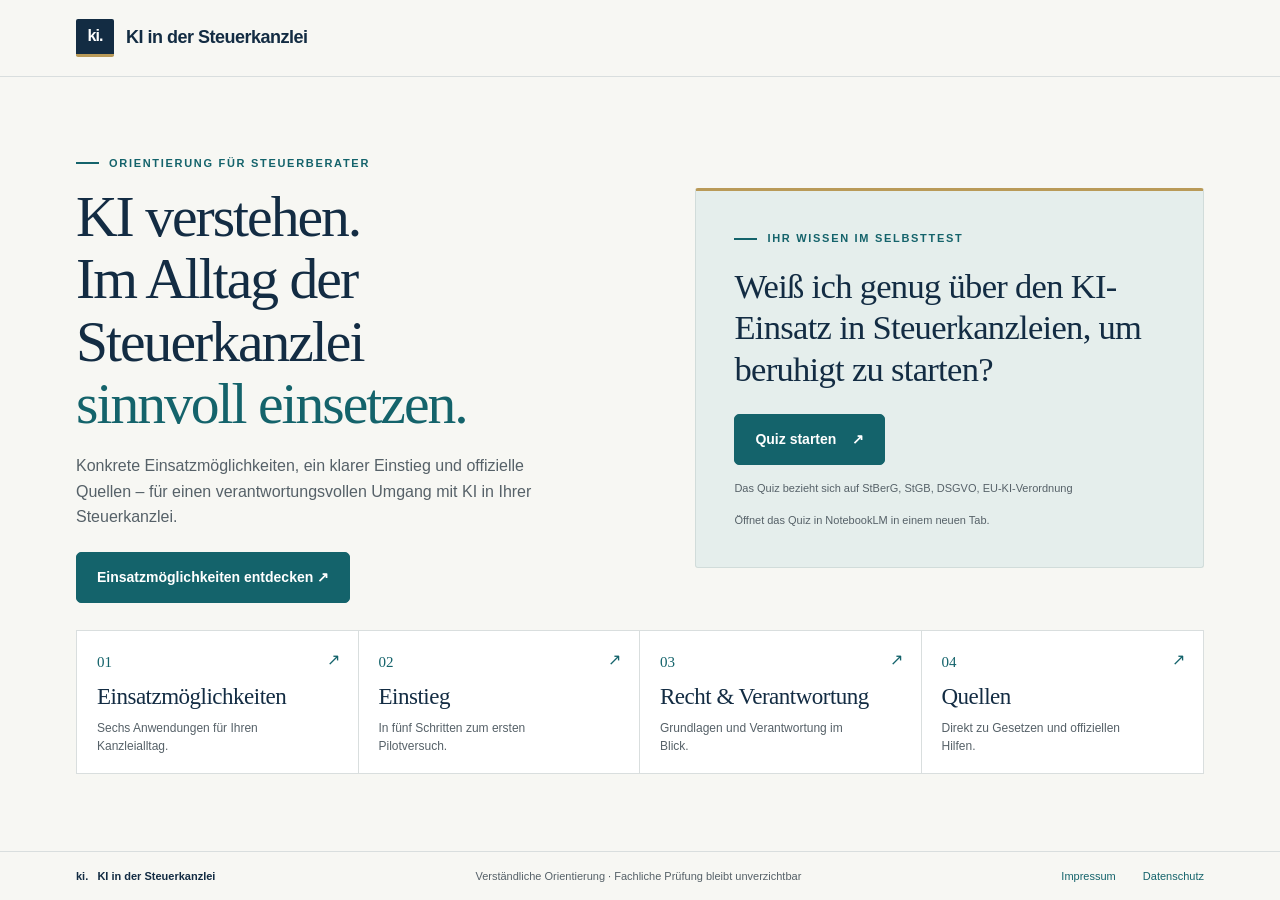
<file: index.html>
<!doctype html><html lang="de"><head><meta charset="utf-8"><meta name="viewport" content="width=device-width,initial-scale=1"><meta name="description" content="KI in deutschen Steuerkanzleien: Einsatzmöglichkeiten, Einstieg und offizielle Quellen für Kanzleileitungen."><title>KI in der Steuerkanzlei · Orientierung für die Praxis</title><link rel="stylesheet" href="styles.css"></head><body class="home"><a class="skip" href="#inhalt">Zum Inhalt springen</a><header><div class="wrap"><div class="bar"><a class="brand" href="index.html"><span class="logo" aria-hidden="true">ki.</span>KI in der Steuerkanzlei</a></div></div></header><main id="inhalt"><div class="home-hero"><div><div class="eyebrow">ORIENTIERUNG FÜR STEUERBERATER</div><h1>KI verstehen.<br>Im Alltag der<br>Steuerkanzlei<br><em>sinnvoll einsetzen.</em></h1><p class="lead">Konkrete Einsatzmöglichkeiten, ein klarer Einstieg und offizielle Quellen – für einen verantwortungsvollen Umgang mit KI in Ihrer Steuerkanzlei.</p><div class="actions"><a class="btn primary" href="einsatzmoeglichkeiten.html">Einsatzmöglichkeiten entdecken ↗</a></div></div><aside class="quiz-card" aria-labelledby="quiz-title"><div class="eyebrow">Ihr Wissen im Selbsttest</div><h2 id="quiz-title">Weiß ich genug über den KI-Einsatz in Steuerkanzleien, um beruhigt zu starten?</h2><a class="btn primary" href="https://notebook.google.com/notebook/dc5389fa-e442-4eee-8476-128d8b568ee5/artifact/c3cb9ad6-f831-4d77-aea3-7a0df8d4d616?utm_source=nlm_web_share&amp;utm_medium=google_oo&amp;utm_campaign=art_share_1&amp;utm_content=&amp;utm_smc=nlm_web_share_google_oo_art_share_1_" target="_blank" rel="noopener noreferrer" aria-describedby="quiz-note">Quiz starten <span aria-hidden="true">↗</span></a><p class="note">Das Quiz bezieht sich auf StBerG, StGB, DSGVO, EU-KI-Verordnung</p><p class="note" id="quiz-note">Öffnet das Quiz in NotebookLM in einem neuen Tab.</p></aside></div><div class="home-links" aria-label="Themen entdecken"><a class="home-link" href="einsatzmoeglichkeiten.html"><span class="num">01</span><span class="arrow" aria-hidden="true">↗</span><h2>Einsatzmöglichkeiten</h2><p>Sechs Anwendungen für Ihren Kanzleialltag.</p></a><a class="home-link" href="einstieg.html"><span class="num">02</span><span class="arrow" aria-hidden="true">↗</span><h2>Einstieg</h2><p>In fünf Schritten zum ersten Pilotversuch.</p></a><a class="home-link" href="recht-verantwortung.html"><span class="num">03</span><span class="arrow" aria-hidden="true">↗</span><h2>Recht & Verantwortung</h2><p>Grundlagen und Verantwortung im Blick.</p></a><a class="home-link" href="quellen.html"><span class="num">04</span><span class="arrow" aria-hidden="true">↗</span><h2>Quellen</h2><p>Direkt zu Gesetzen und offiziellen Hilfen.</p></a></div></main><footer><div class="wrap"><div class="footer-line"><strong>ki. &nbsp; KI in der Steuerkanzlei</strong><span>Verständliche Orientierung · Fachliche Prüfung bleibt unverzichtbar</span><nav aria-label="Rechtliche Informationen"><a href="impressum.html">Impressum</a> &nbsp; <a href="datenschutz.html">Datenschutz</a></nav></div></div></footer></body></html>
</file>
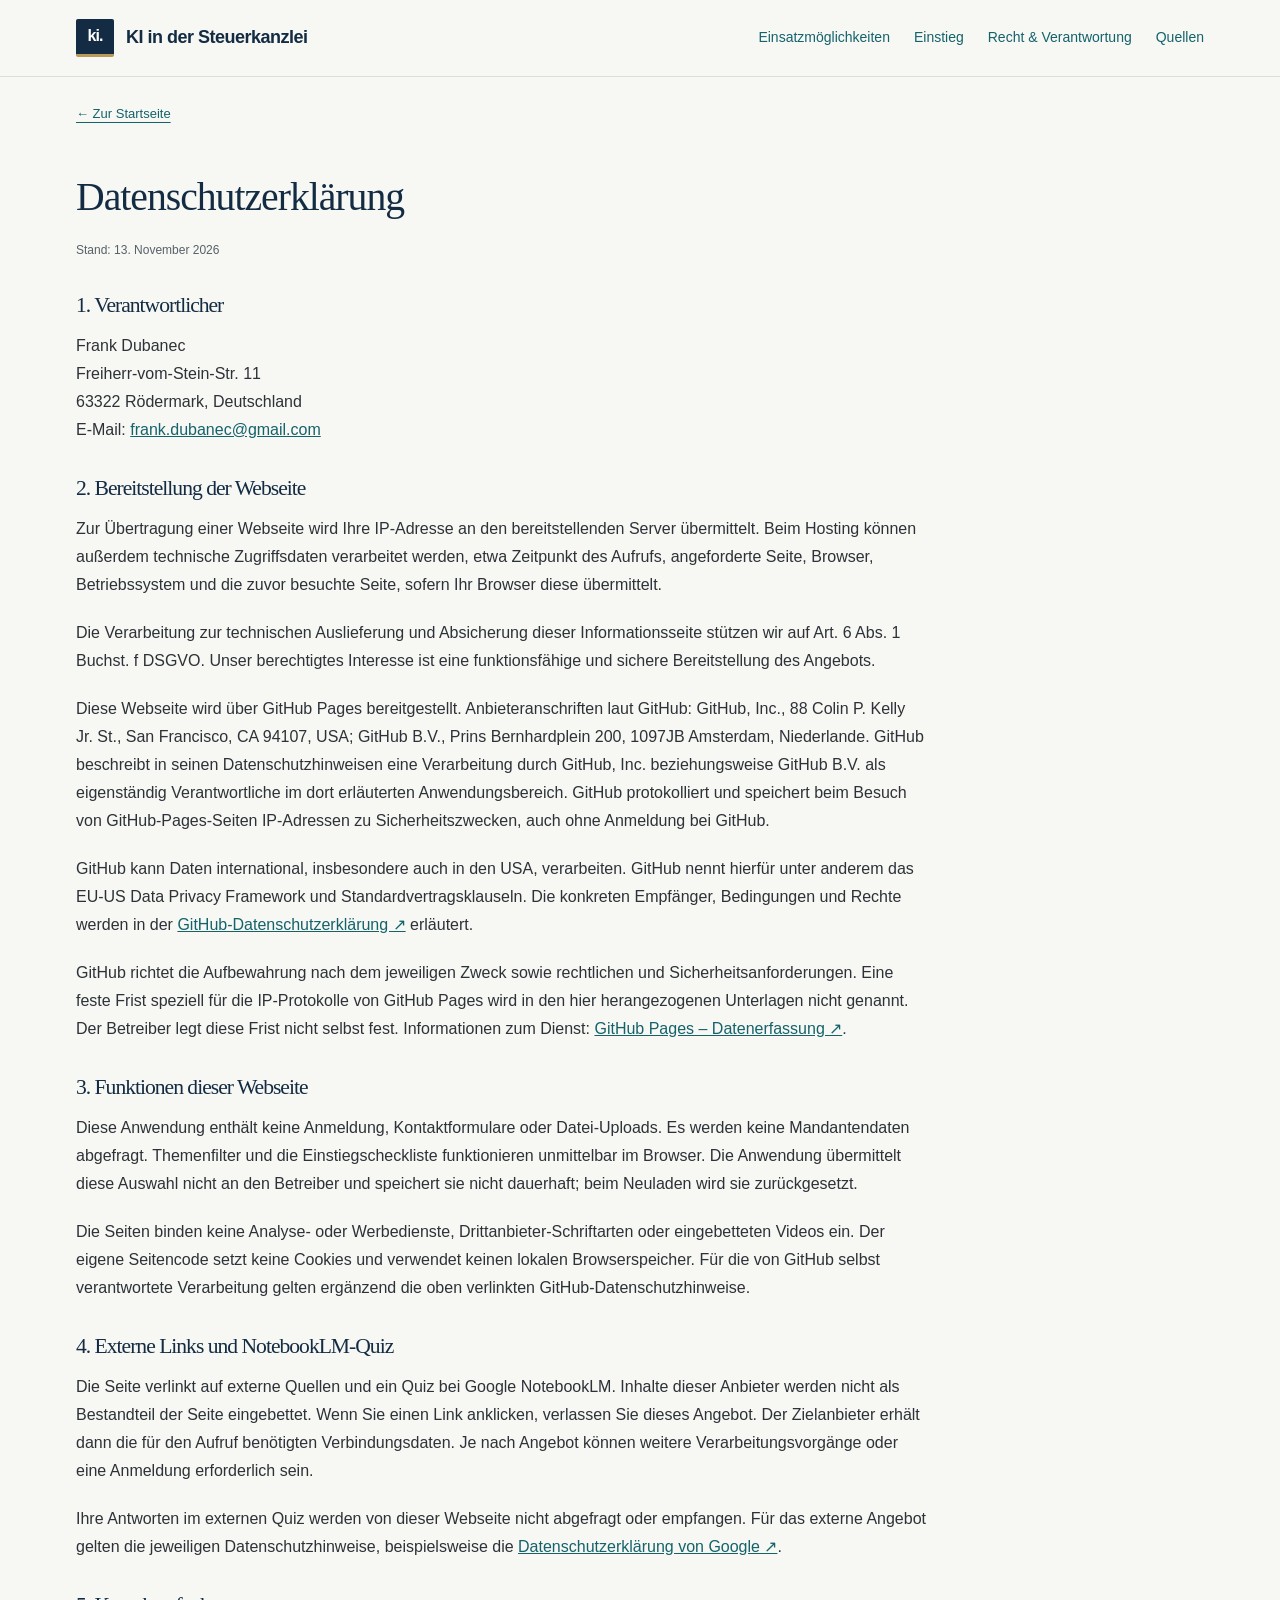
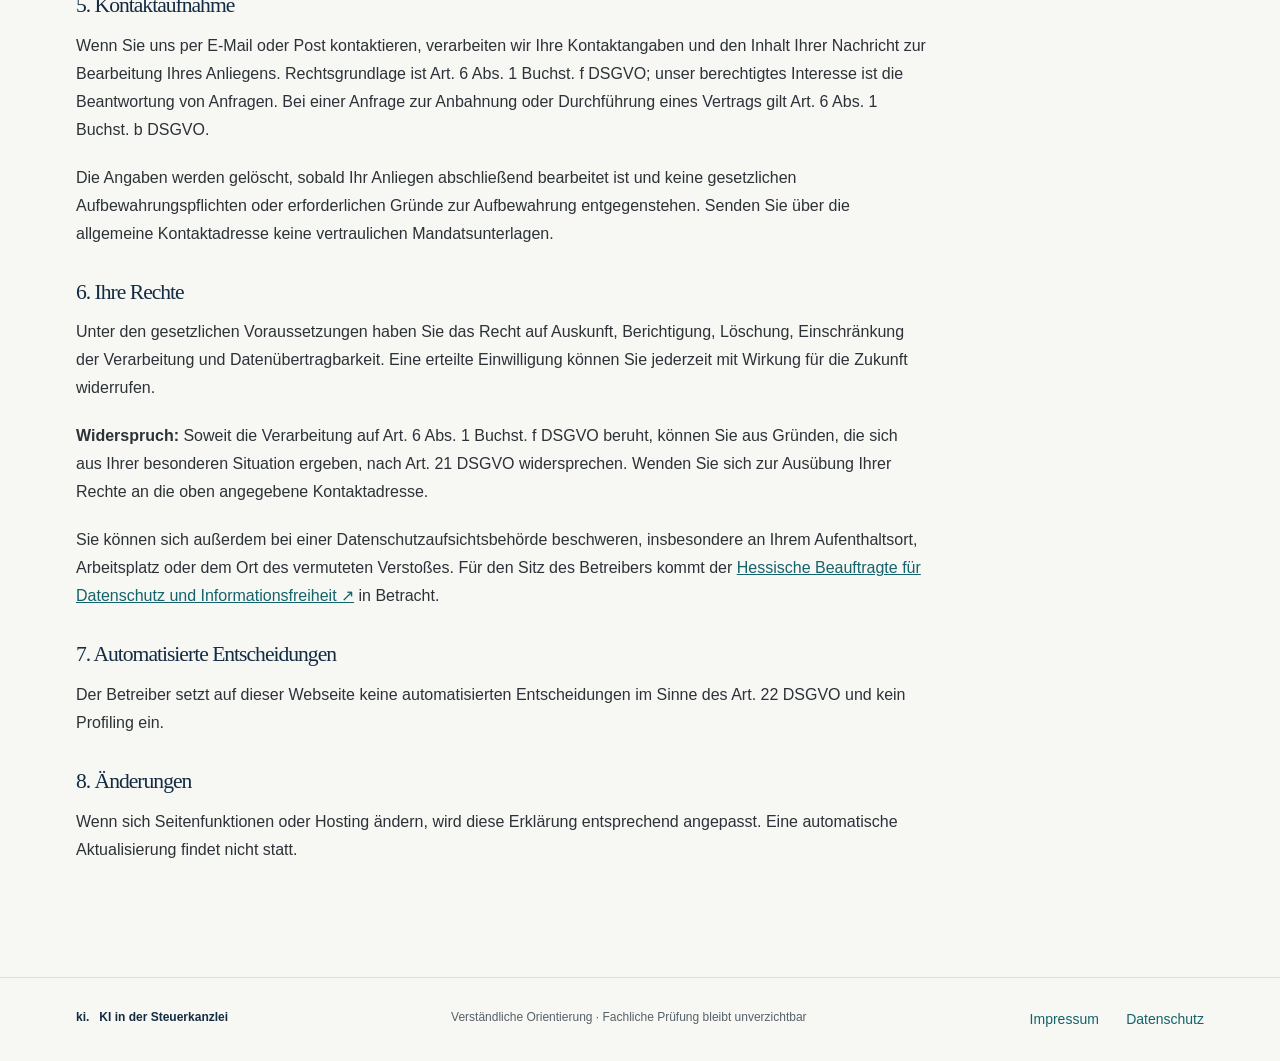
<file: datenschutz.html>
<!doctype html><html lang="de"><head><meta charset="utf-8"><meta name="viewport" content="width=device-width,initial-scale=1"><meta name="description" content="Datenschutzerklärung der Informationswebseite KI in der Steuerkanzlei."><title>Datenschutzerklärung · KI in der Steuerkanzlei</title><link rel="stylesheet" href="styles.css"></head><body><a class="skip" href="#inhalt">Zum Inhalt springen</a><header><div class="wrap"><div class="bar"><a class="brand" href="index.html"><span class="logo" aria-hidden="true">ki.</span>KI in der Steuerkanzlei</a><nav aria-label="Hauptnavigation"><a href="einsatzmoeglichkeiten.html">Einsatzmöglichkeiten</a><a href="einstieg.html">Einstieg</a><a href="recht-verantwortung.html">Recht & Verantwortung</a><a href="quellen.html">Quellen</a></nav></div></div></header><main id="inhalt" class="page-main"><div class="wrap"><a class="breadcrumb" href="index.html">← Zur Startseite</a><section class="legal-copy"><h1>Datenschutzerklärung</h1><p class="source-hint">Stand: 13. November 2026</p><h2>1. Verantwortlicher</h2><p>Frank Dubanec<br>Freiherr-vom-Stein-Str. 11<br>63322 Rödermark, Deutschland<br>E-Mail: <a href="mailto:frank.dubanec@gmail.com">frank.dubanec@gmail.com</a></p><h2>2. Bereitstellung der Webseite</h2><p>Zur Übertragung einer Webseite wird Ihre IP-Adresse an den bereitstellenden Server übermittelt. Beim Hosting können außerdem technische Zugriffsdaten verarbeitet werden, etwa Zeitpunkt des Aufrufs, angeforderte Seite, Browser, Betriebssystem und die zuvor besuchte Seite, sofern Ihr Browser diese übermittelt.</p><p>Die Verarbeitung zur technischen Auslieferung und Absicherung dieser Informationsseite stützen wir auf Art. 6 Abs. 1 Buchst. f DSGVO. Unser berechtigtes Interesse ist eine funktionsfähige und sichere Bereitstellung des Angebots.</p><p>Diese Webseite wird über GitHub Pages bereitgestellt. Anbieteranschriften laut GitHub: GitHub, Inc., 88 Colin P. Kelly Jr. St., San Francisco, CA 94107, USA; GitHub B.V., Prins Bernhardplein 200, 1097JB Amsterdam, Niederlande. GitHub beschreibt in seinen Datenschutzhinweisen eine Verarbeitung durch GitHub, Inc. beziehungsweise GitHub B.V. als eigenständig Verantwortliche im dort erläuterten Anwendungsbereich. GitHub protokolliert und speichert beim Besuch von GitHub-Pages-Seiten IP-Adressen zu Sicherheitszwecken, auch ohne Anmeldung bei GitHub.</p><p>GitHub kann Daten international, insbesondere auch in den USA, verarbeiten. GitHub nennt hierfür unter anderem das EU-US Data Privacy Framework und Standardvertragsklauseln. Die konkreten Empfänger, Bedingungen und Rechte werden in der <a href="https://docs.github.com/en/site-policy/privacy-policies/github-general-privacy-statement" target="_blank" rel="noopener noreferrer">GitHub-Datenschutzerklärung ↗</a> erläutert.</p><p>GitHub richtet die Aufbewahrung nach dem jeweiligen Zweck sowie rechtlichen und Sicherheitsanforderungen. Eine feste Frist speziell für die IP-Protokolle von GitHub Pages wird in den hier herangezogenen Unterlagen nicht genannt. Der Betreiber legt diese Frist nicht selbst fest. Informationen zum Dienst: <a href="https://docs.github.com/en/pages/getting-started-with-github-pages/what-is-github-pages#data-collection" target="_blank" rel="noopener noreferrer">GitHub Pages – Datenerfassung ↗</a>.</p><h2>3. Funktionen dieser Webseite</h2><p>Diese Anwendung enthält keine Anmeldung, Kontaktformulare oder Datei-Uploads. Es werden keine Mandantendaten abgefragt. Themenfilter und die Einstiegscheckliste funktionieren unmittelbar im Browser. Die Anwendung übermittelt diese Auswahl nicht an den Betreiber und speichert sie nicht dauerhaft; beim Neuladen wird sie zurückgesetzt.</p><p>Die Seiten binden keine Analyse- oder Werbedienste, Drittanbieter-Schriftarten oder eingebetteten Videos ein. Der eigene Seitencode setzt keine Cookies und verwendet keinen lokalen Browserspeicher. Für die von GitHub selbst verantwortete Verarbeitung gelten ergänzend die oben verlinkten GitHub-Datenschutzhinweise.</p><h2>4. Externe Links und NotebookLM-Quiz</h2><p>Die Seite verlinkt auf externe Quellen und ein Quiz bei Google NotebookLM. Inhalte dieser Anbieter werden nicht als Bestandteil der Seite eingebettet. Wenn Sie einen Link anklicken, verlassen Sie dieses Angebot. Der Zielanbieter erhält dann die für den Aufruf benötigten Verbindungsdaten. Je nach Angebot können weitere Verarbeitungsvorgänge oder eine Anmeldung erforderlich sein.</p><p>Ihre Antworten im externen Quiz werden von dieser Webseite nicht abgefragt oder empfangen. Für das externe Angebot gelten die jeweiligen Datenschutzhinweise, beispielsweise die <a href="https://policies.google.com/privacy?hl=de" target="_blank" rel="noopener noreferrer">Datenschutzerklärung von Google ↗</a>.</p><h2>5. Kontaktaufnahme</h2><p>Wenn Sie uns per E-Mail oder Post kontaktieren, verarbeiten wir Ihre Kontaktangaben und den Inhalt Ihrer Nachricht zur Bearbeitung Ihres Anliegens. Rechtsgrundlage ist Art. 6 Abs. 1 Buchst. f DSGVO; unser berechtigtes Interesse ist die Beantwortung von Anfragen. Bei einer Anfrage zur Anbahnung oder Durchführung eines Vertrags gilt Art. 6 Abs. 1 Buchst. b DSGVO.</p><p>Die Angaben werden gelöscht, sobald Ihr Anliegen abschließend bearbeitet ist und keine gesetzlichen Aufbewahrungspflichten oder erforderlichen Gründe zur Aufbewahrung entgegenstehen. Senden Sie über die allgemeine Kontaktadresse keine vertraulichen Mandatsunterlagen.</p><h2>6. Ihre Rechte</h2><p>Unter den gesetzlichen Voraussetzungen haben Sie das Recht auf Auskunft, Berichtigung, Löschung, Einschränkung der Verarbeitung und Datenübertragbarkeit. Eine erteilte Einwilligung können Sie jederzeit mit Wirkung für die Zukunft widerrufen.</p><p><strong>Widerspruch:</strong> Soweit die Verarbeitung auf Art. 6 Abs. 1 Buchst. f DSGVO beruht, können Sie aus Gründen, die sich aus Ihrer besonderen Situation ergeben, nach Art. 21 DSGVO widersprechen. Wenden Sie sich zur Ausübung Ihrer Rechte an die oben angegebene Kontaktadresse.</p><p>Sie können sich außerdem bei einer Datenschutzaufsichtsbehörde beschweren, insbesondere an Ihrem Aufenthaltsort, Arbeitsplatz oder dem Ort des vermuteten Verstoßes. Für den Sitz des Betreibers kommt der <a href="https://datenschutz.hessen.de/" target="_blank" rel="noopener noreferrer">Hessische Beauftragte für Datenschutz und Informationsfreiheit ↗</a> in Betracht.</p><h2>7. Automatisierte Entscheidungen</h2><p>Der Betreiber setzt auf dieser Webseite keine automatisierten Entscheidungen im Sinne des Art. 22 DSGVO und kein Profiling ein.</p><h2>8. Änderungen</h2><p>Wenn sich Seitenfunktionen oder Hosting ändern, wird diese Erklärung entsprechend angepasst. Eine automatische Aktualisierung findet nicht statt.</p></section></div></main><footer><div class="wrap"><div class="footer-line"><strong>ki. &nbsp; KI in der Steuerkanzlei</strong><span>Verständliche Orientierung · Fachliche Prüfung bleibt unverzichtbar</span><nav aria-label="Rechtliche Informationen"><a href="impressum.html">Impressum</a> &nbsp; <a href="datenschutz.html">Datenschutz</a></nav></div></div></footer></body></html>
</file>
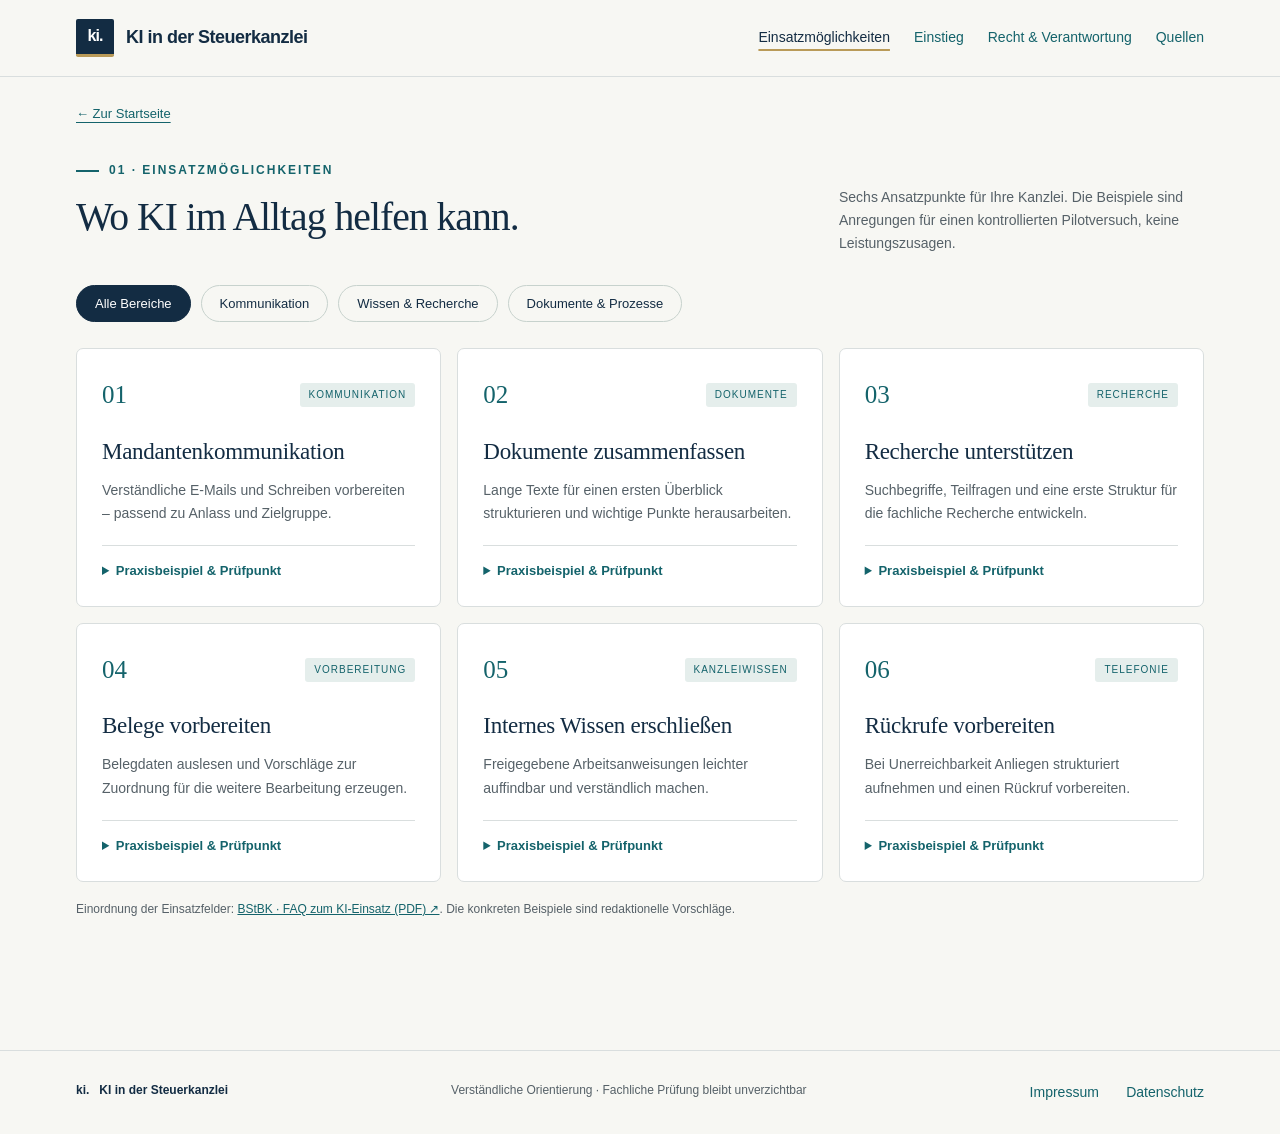
<file: einsatzmoeglichkeiten.html>
<!doctype html><html lang="de"><head><meta charset="utf-8"><meta name="viewport" content="width=device-width,initial-scale=1"><meta name="description" content="Einsatzmöglichkeiten – KI in deutschen Steuerkanzleien verständlich erklärt."><title>Einsatzmöglichkeiten · KI in der Steuerkanzlei</title><link rel="stylesheet" href="styles.css"></head><body><a class="skip" href="#inhalt">Zum Inhalt springen</a><header><div class="wrap"><div class="bar"><a class="brand" href="index.html"><span class="logo" aria-hidden="true">ki.</span>KI in der Steuerkanzlei</a><nav aria-label="Hauptnavigation"><a href="einsatzmoeglichkeiten.html" aria-current="page">Einsatzmöglichkeiten</a><a href="einstieg.html">Einstieg</a><a href="recht-verantwortung.html">Recht & Verantwortung</a><a href="quellen.html">Quellen</a></nav></div></div></header><main id="inhalt" class="page-main"><div class="wrap"><a class="breadcrumb" href="index.html">← Zur Startseite</a></div><div class="wrap"><section id="praxis"><div class="section-top"><div><div class="eyebrow">01 · Einsatzmöglichkeiten</div><h1>Wo KI im Alltag helfen kann.</h1></div><p>Sechs Ansatzpunkte für Ihre Kanzlei. Die Beispiele sind Anregungen für einen kontrollierten Pilotversuch, keine Leistungszusagen.</p></div><div class="filters" role="group" aria-label="Einsatzbereiche filtern"><button class="filter" data-filter="all" aria-pressed="true">Alle Bereiche</button><button class="filter" data-filter="kommunikation" aria-pressed="false">Kommunikation</button><button class="filter" data-filter="wissen" aria-pressed="false">Wissen & Recherche</button><button class="filter" data-filter="prozesse" aria-pressed="false">Dokumente & Prozesse</button></div><div class="cards">
<article class="card" data-category="kommunikation"><div class="card-top"><span class="num">01</span><span class="tag">Kommunikation</span></div><h3>Mandantenkommunikation</h3><p>Verständliche E-Mails und Schreiben vorbereiten – passend zu Anlass und Zielgruppe.</p><details><summary>Praxisbeispiel & Prüfpunkt</summary><p><strong>Fiktives Beispiel:</strong> Eine freundliche Erinnerung an fehlende Unterlagen formulieren.</p><p><strong>Darauf achten:</strong> Vor Versand fachliche Aussagen, Ton und Empfänger prüfen. Keine ungeprüften Zusagen.</p></details></article><article class="card" data-category="prozesse"><div class="card-top"><span class="num">02</span><span class="tag">Dokumente</span></div><h3>Dokumente zusammenfassen</h3><p>Lange Texte für einen ersten Überblick strukturieren und wichtige Punkte herausarbeiten.</p><details><summary>Praxisbeispiel & Prüfpunkt</summary><p><strong>Fiktives Beispiel:</strong> Ein fiktives Besprechungsprotokoll in Aufgaben und offene Fragen gliedern.</p><p><strong>Darauf achten:</strong> Am Original prüfen: Auslassungen, Fristen und Zahlen können falsch sein.</p></details></article><article class="card" data-category="wissen"><div class="card-top"><span class="num">03</span><span class="tag">Recherche</span></div><h3>Recherche unterstützen</h3><p>Suchbegriffe, Teilfragen und eine erste Struktur für die fachliche Recherche entwickeln.</p><details><summary>Praxisbeispiel & Prüfpunkt</summary><p><strong>Fiktives Beispiel:</strong> Für eine Steuerfrage einen Rechercheplan mit zu prüfenden Rechtsquellen erstellen.</p><p><strong>Darauf achten:</strong> Gesetze, Urteile und Fundstellen im Original nachsehen. KI kann Quellen erfinden.</p></details></article><article class="card" data-category="prozesse"><div class="card-top"><span class="num">04</span><span class="tag">Vorbereitung</span></div><h3>Belege vorbereiten</h3><p>Belegdaten auslesen und Vorschläge zur Zuordnung für die weitere Bearbeitung erzeugen.</p><details><summary>Praxisbeispiel & Prüfpunkt</summary><p><strong>Fiktives Beispiel:</strong> Bei Testbelegen Datum, Betrag und Belegart in eine Übersicht übertragen.</p><p><strong>Darauf achten:</strong> Ausgelesene Werte, Umsatzsteuer und Kontierung fachlich kontrollieren.</p></details></article><article class="card" data-category="wissen"><div class="card-top"><span class="num">05</span><span class="tag">Kanzleiwissen</span></div><h3>Internes Wissen erschließen</h3><p>Freigegebene Arbeitsanweisungen leichter auffindbar und verständlich machen.</p><details><summary>Praxisbeispiel & Prüfpunkt</summary><p><strong>Fiktives Beispiel:</strong> Aus einer internen Anleitung eine Checkliste für die Mandatsanlage erstellen.</p><p><strong>Darauf achten:</strong> Zugriffsrechte, Aktualität und Herkunft der verwendeten Dokumente beachten.</p></details></article><article class="card" data-category="kommunikation"><div class="card-top"><span class="num">06</span><span class="tag">Telefonie</span></div><h3>Rückrufe vorbereiten</h3><p>Bei Unerreichbarkeit Anliegen strukturiert aufnehmen und einen Rückruf vorbereiten.</p><details><summary>Praxisbeispiel & Prüfpunkt</summary><p><strong>Fiktives Beispiel:</strong> Mit erfundenen Anrufen Name, Rückrufwunsch und Anliegen als Notiz testen.</p><p><strong>Darauf achten:</strong> KI-Nutzung transparent machen. Aufzeichnung, Datenverarbeitung und Eskalation gesondert prüfen; keine verbindliche Steuerberatung.</p></details></article></div><p class="source-hint">Einordnung der Einsatzfelder: <a href="https://www.bstbk.de/downloads/bstbk/digitalisierung/BStBK_FAQ-KI_end.pdf" target="_blank" rel="noopener">BStBK · FAQ zum KI-Einsatz (PDF) ↗</a>. Die konkreten Beispiele sind redaktionelle Vorschläge.</p></section></div></main><footer><div class="wrap"><div class="footer-line"><strong>ki. &nbsp; KI in der Steuerkanzlei</strong><span>Verständliche Orientierung · Fachliche Prüfung bleibt unverzichtbar</span><nav aria-label="Rechtliche Informationen"><a href="impressum.html">Impressum</a> &nbsp; <a href="datenschutz.html">Datenschutz</a></nav></div></div></footer><script>const filters=document.querySelectorAll('[data-filter]');filters.forEach(button=>button.addEventListener('click',()=>{filters.forEach(b=>b.setAttribute('aria-pressed',String(b===button)));document.querySelectorAll('[data-category]').forEach(card=>card.hidden=button.dataset.filter!=='all'&&card.dataset.category!==button.dataset.filter)}));</script></body></html>
</file>
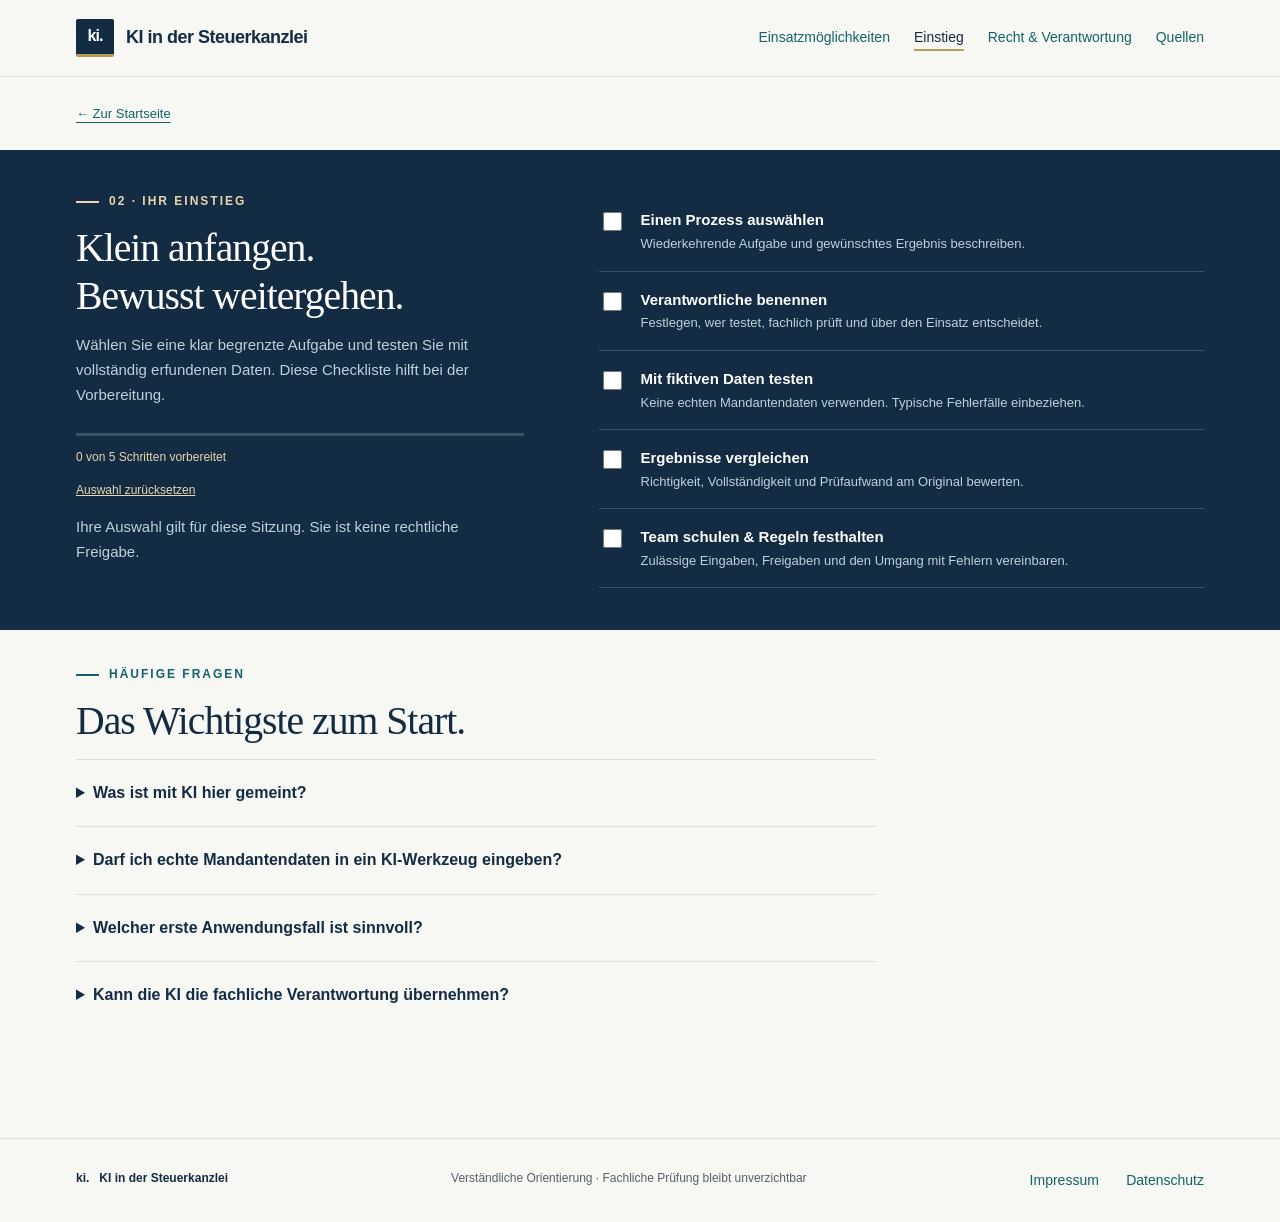
<file: einstieg.html>
<!doctype html><html lang="de"><head><meta charset="utf-8"><meta name="viewport" content="width=device-width,initial-scale=1"><meta name="description" content="Einstieg – KI in deutschen Steuerkanzleien verständlich erklärt."><title>Einstieg · KI in der Steuerkanzlei</title><link rel="stylesheet" href="styles.css"></head><body><a class="skip" href="#inhalt">Zum Inhalt springen</a><header><div class="wrap"><div class="bar"><a class="brand" href="index.html"><span class="logo" aria-hidden="true">ki.</span>KI in der Steuerkanzlei</a><nav aria-label="Hauptnavigation"><a href="einsatzmoeglichkeiten.html">Einsatzmöglichkeiten</a><a href="einstieg.html" aria-current="page">Einstieg</a><a href="recht-verantwortung.html">Recht & Verantwortung</a><a href="quellen.html">Quellen</a></nav></div></div></header><main id="inhalt" class="page-main"><div class="wrap"><a class="breadcrumb" href="index.html">← Zur Startseite</a></div><section class="start-band" id="einstieg"><div class="wrap start-grid"><div><div class="eyebrow">02 · Ihr Einstieg</div><h1>Klein anfangen.<br>Bewusst weitergehen.</h1><p>Wählen Sie eine klar begrenzte Aufgabe und testen Sie mit vollständig erfundenen Daten. Diese Checkliste hilft bei der Vorbereitung.</p><div class="progress-track"><span id="progress"></span></div><div class="progress-label" id="progress-label" aria-live="polite">0 von 5 Schritten vorbereitet</div><button class="reset" id="reset">Auswahl zurücksetzen</button><p class="note">Ihre Auswahl gilt für diese Sitzung. Sie ist keine rechtliche Freigabe.</p></div><div class="checklist"><label class="check"><input type="checkbox"><span><strong>Einen Prozess auswählen</strong><small>Wiederkehrende Aufgabe und gewünschtes Ergebnis beschreiben.</small></span></label><label class="check"><input type="checkbox"><span><strong>Verantwortliche benennen</strong><small>Festlegen, wer testet, fachlich prüft und über den Einsatz entscheidet.</small></span></label><label class="check"><input type="checkbox"><span><strong>Mit fiktiven Daten testen</strong><small>Keine echten Mandantendaten verwenden. Typische Fehlerfälle einbeziehen.</small></span></label><label class="check"><input type="checkbox"><span><strong>Ergebnisse vergleichen</strong><small>Richtigkeit, Vollständigkeit und Prüfaufwand am Original bewerten.</small></span></label><label class="check"><input type="checkbox"><span><strong>Team schulen & Regeln festhalten</strong><small>Zulässige Eingaben, Freigaben und den Umgang mit Fehlern vereinbaren.</small></span></label></div></div></section><div class="wrap"><section class="faq"><div class="eyebrow">Häufige Fragen</div><h2>Das Wichtigste zum Start.</h2><details><summary>Was ist mit KI hier gemeint?</summary><p>Künstliche Intelligenz bezeichnet Systeme, die beispielsweise Texte erzeugen, Informationen einordnen oder Muster erkennen. Eine Text-KI kann einen überzeugenden Entwurf liefern und dabei trotzdem sachliche Fehler machen. Quelle: BStBK-FAQ, oben verlinkt.</p></details><details><summary>Darf ich echte Mandantendaten in ein KI-Werkzeug eingeben?</summary><p>Eine pauschale Freigabe ist nicht möglich. Vor dem Einsatz müssen insbesondere Datenschutz, Verschwiegenheit, Dienstleisterverträge und die konkrete Datenverarbeitung geprüft werden. Für einen ersten Test eignen sich vollständig erfundene Daten. Nur Namen zu entfernen gewährleistet keine Anonymität. Siehe <a href="recht-verantwortung.html">Recht & Verantwortung</a>.</p></details><details><summary>Welcher erste Anwendungsfall ist sinnvoll?</summary><p>Unser Einstiegsvorschlag: einen E-Mail-Entwurf aus einem vollständig fiktiven Sachverhalt erstellen lassen. So können Sie Verständlichkeit und Prüfaufwand vergleichen. Legen Sie vorab fest, wer den Entwurf kontrolliert und welche Ergebnisse Sie erwarten.</p></details><details><summary>Kann die KI die fachliche Verantwortung übernehmen?</summary><p>Die eigenverantwortliche Berufsausübung bleibt eine Pflicht der Steuerberatung. KI-Ausgaben brauchen eine dem Fall angemessene fachliche Prüfung. Grundlage: § 57 StBerG, oben verlinkt.</p></details></section></div></main><footer><div class="wrap"><div class="footer-line"><strong>ki. &nbsp; KI in der Steuerkanzlei</strong><span>Verständliche Orientierung · Fachliche Prüfung bleibt unverzichtbar</span><nav aria-label="Rechtliche Informationen"><a href="impressum.html">Impressum</a> &nbsp; <a href="datenschutz.html">Datenschutz</a></nav></div></div></footer><script>const checks=[...document.querySelectorAll('.check input')];function update(){const n=checks.filter(c=>c.checked).length;document.getElementById('progress').style.width=(n/5*100)+'%';document.getElementById('progress-label').textContent=n+' von 5 Schritten vorbereitet'+(n===5?' · Nächster Schritt: Pilotversuch planen.':'')}checks.forEach(c=>c.addEventListener('change',update));document.getElementById('reset').addEventListener('click',()=>{checks.forEach(c=>c.checked=false);update()});</script></body></html>
</file>
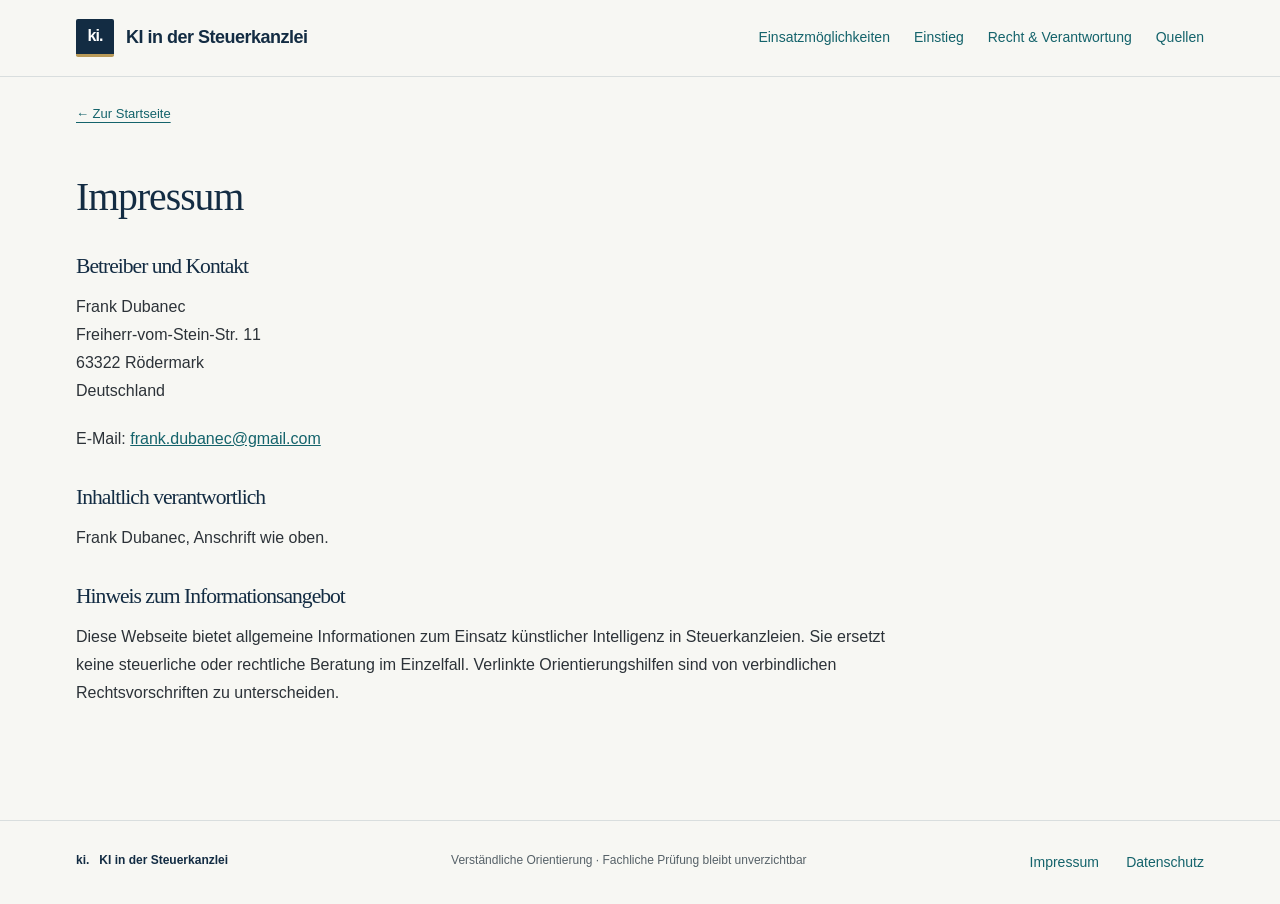
<file: impressum.html>
<!doctype html><html lang="de"><head><meta charset="utf-8"><meta name="viewport" content="width=device-width,initial-scale=1"><meta name="description" content="Impressum der Informationswebseite KI in der Steuerkanzlei."><title>Impressum · KI in der Steuerkanzlei</title><link rel="stylesheet" href="styles.css"></head><body><a class="skip" href="#inhalt">Zum Inhalt springen</a><header><div class="wrap"><div class="bar"><a class="brand" href="index.html"><span class="logo" aria-hidden="true">ki.</span>KI in der Steuerkanzlei</a><nav aria-label="Hauptnavigation"><a href="einsatzmoeglichkeiten.html">Einsatzmöglichkeiten</a><a href="einstieg.html">Einstieg</a><a href="recht-verantwortung.html">Recht & Verantwortung</a><a href="quellen.html">Quellen</a></nav></div></div></header><main id="inhalt" class="page-main"><div class="wrap"><a class="breadcrumb" href="index.html">← Zur Startseite</a><section class="legal-copy"><h1>Impressum</h1><h2>Betreiber und Kontakt</h2><p>Frank Dubanec<br>Freiherr-vom-Stein-Str. 11<br>63322 Rödermark<br>Deutschland</p><p>E-Mail: <a href="mailto:frank.dubanec@gmail.com">frank.dubanec@gmail.com</a></p><h2>Inhaltlich verantwortlich</h2><p>Frank Dubanec, Anschrift wie oben.</p><h2>Hinweis zum Informationsangebot</h2><p>Diese Webseite bietet allgemeine Informationen zum Einsatz künstlicher Intelligenz in Steuerkanzleien. Sie ersetzt keine steuerliche oder rechtliche Beratung im Einzelfall. Verlinkte Orientierungshilfen sind von verbindlichen Rechtsvorschriften zu unterscheiden.</p></section></div></main><footer><div class="wrap"><div class="footer-line"><strong>ki. &nbsp; KI in der Steuerkanzlei</strong><span>Verständliche Orientierung · Fachliche Prüfung bleibt unverzichtbar</span><nav aria-label="Rechtliche Informationen"><a href="impressum.html">Impressum</a> &nbsp; <a href="datenschutz.html">Datenschutz</a></nav></div></div></footer></body></html>
</file>
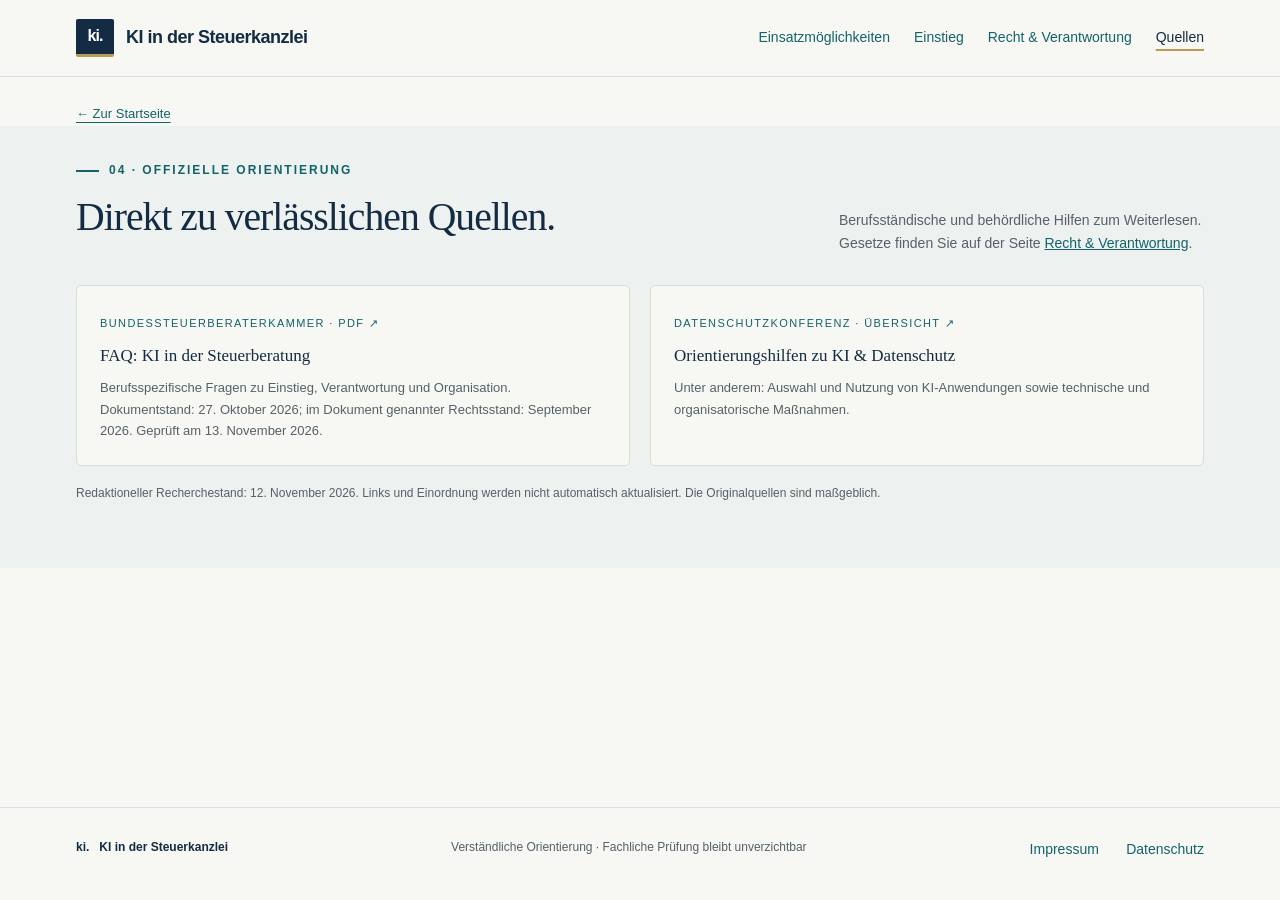
<file: quellen.html>
<!doctype html><html lang="de"><head><meta charset="utf-8"><meta name="viewport" content="width=device-width,initial-scale=1"><meta name="description" content="Quellen – KI in deutschen Steuerkanzleien verständlich erklärt."><title>Quellen · KI in der Steuerkanzlei</title><link rel="stylesheet" href="styles.css"></head><body><a class="skip" href="#inhalt">Zum Inhalt springen</a><header><div class="wrap"><div class="bar"><a class="brand" href="index.html"><span class="logo" aria-hidden="true">ki.</span>KI in der Steuerkanzlei</a><nav aria-label="Hauptnavigation"><a href="einsatzmoeglichkeiten.html">Einsatzmöglichkeiten</a><a href="einstieg.html">Einstieg</a><a href="recht-verantwortung.html">Recht & Verantwortung</a><a href="quellen.html" aria-current="page">Quellen</a></nav></div></div></header><main id="inhalt" class="page-main"><div class="wrap"><a class="breadcrumb" href="index.html">← Zur Startseite</a></div><section class="resources" id="quellen"><div class="wrap"><div class="section-top"><div><div class="eyebrow">04 · Offizielle Orientierung</div><h1>Direkt zu verlässlichen Quellen.</h1></div><p>Berufsständische und behördliche Hilfen zum Weiterlesen. Gesetze finden Sie auf der Seite <a href="recht-verantwortung.html">Recht & Verantwortung</a>.</p></div><div class="resources-grid"><a class="resource" href="https://www.bstbk.de/downloads/bstbk/digitalisierung/BStBK_FAQ-KI_end.pdf" target="_blank" rel="noopener"><small>Bundessteuerberaterkammer · PDF ↗</small><strong>FAQ: KI in der Steuerberatung</strong><p>Berufsspezifische Fragen zu Einstieg, Verantwortung und Organisation. Dokumentstand: 27. Oktober 2026; im Dokument genannter Rechtsstand: September 2026. Geprüft am 13. November 2026.</p></a><a class="resource" href="https://www.datenschutzkonferenz-online.de/orientierungshilfen.html" target="_blank" rel="noopener"><small>Datenschutzkonferenz · Übersicht ↗</small><strong>Orientierungshilfen zu KI & Datenschutz</strong><p>Unter anderem: Auswahl und Nutzung von KI-Anwendungen sowie technische und organisatorische Maßnahmen.</p></a></div><p class="source-hint">Redaktioneller Recherchestand: 12. November 2026. Links und Einordnung werden nicht automatisch aktualisiert. Die Originalquellen sind maßgeblich.</p></div></section></main><footer><div class="wrap"><div class="footer-line"><strong>ki. &nbsp; KI in der Steuerkanzlei</strong><span>Verständliche Orientierung · Fachliche Prüfung bleibt unverzichtbar</span><nav aria-label="Rechtliche Informationen"><a href="impressum.html">Impressum</a> &nbsp; <a href="datenschutz.html">Datenschutz</a></nav></div></div></footer></body></html>
</file>
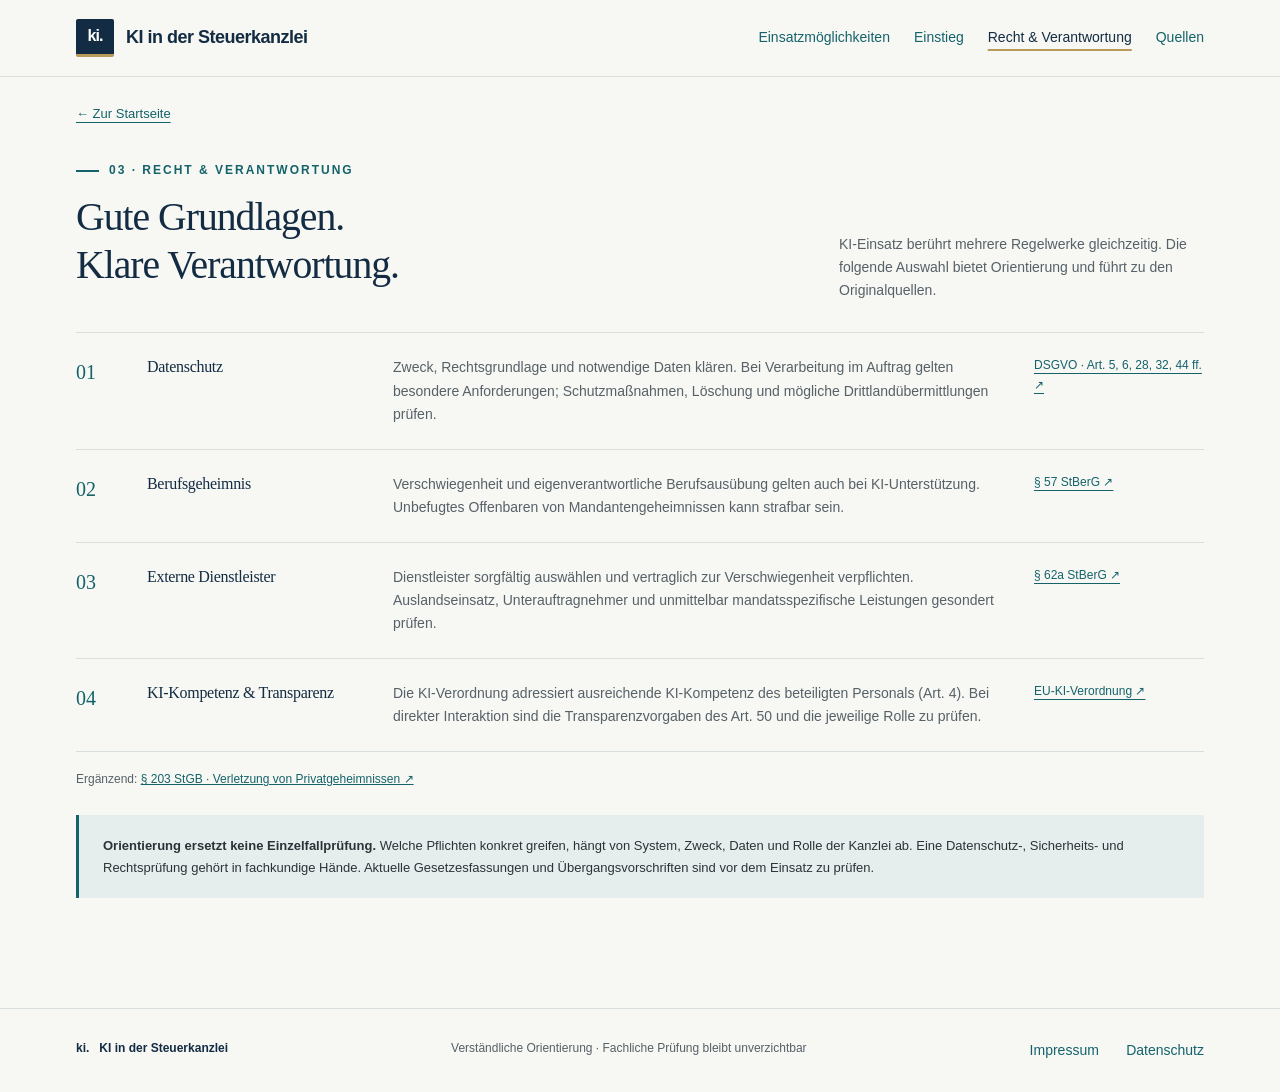
<file: recht-verantwortung.html>
<!doctype html><html lang="de"><head><meta charset="utf-8"><meta name="viewport" content="width=device-width,initial-scale=1"><meta name="description" content="Recht & Verantwortung – KI in deutschen Steuerkanzleien verständlich erklärt."><title>Recht & Verantwortung · KI in der Steuerkanzlei</title><link rel="stylesheet" href="styles.css"></head><body><a class="skip" href="#inhalt">Zum Inhalt springen</a><header><div class="wrap"><div class="bar"><a class="brand" href="index.html"><span class="logo" aria-hidden="true">ki.</span>KI in der Steuerkanzlei</a><nav aria-label="Hauptnavigation"><a href="einsatzmoeglichkeiten.html">Einsatzmöglichkeiten</a><a href="einstieg.html">Einstieg</a><a href="recht-verantwortung.html" aria-current="page">Recht & Verantwortung</a><a href="quellen.html">Quellen</a></nav></div></div></header><main id="inhalt" class="page-main"><div class="wrap"><a class="breadcrumb" href="index.html">← Zur Startseite</a></div><div class="wrap"><section class="legal" id="recht"><div class="section-top"><div><div class="eyebrow">03 · Recht & Verantwortung</div><h1>Gute Grundlagen.<br>Klare Verantwortung.</h1></div><p>KI-Einsatz berührt mehrere Regelwerke gleichzeitig. Die folgende Auswahl bietet Orientierung und führt zu den Originalquellen.</p></div><div class="legal-list"><div class="legal-row"><span class="num">01</span><h3>Datenschutz</h3><p>Zweck, Rechtsgrundlage und notwendige Daten klären. Bei Verarbeitung im Auftrag gelten besondere Anforderungen; Schutzmaßnahmen, Löschung und mögliche Drittlandübermittlungen prüfen.</p><a href="https://eur-lex.europa.eu/eli/reg/2016/679/oj?locale=de" target="_blank" rel="noopener">DSGVO · Art. 5, 6, 28, 32, 44 ff. ↗</a></div><div class="legal-row"><span class="num">02</span><h3>Berufsgeheimnis</h3><p>Verschwiegenheit und eigenverantwortliche Berufsausübung gelten auch bei KI-Unterstützung. Unbefugtes Offenbaren von Mandantengeheimnissen kann strafbar sein.</p><a href="https://www.gesetze-im-internet.de/stberg/__57.html" target="_blank" rel="noopener">§ 57 StBerG ↗</a></div><div class="legal-row"><span class="num">03</span><h3>Externe Dienstleister</h3><p>Dienstleister sorgfältig auswählen und vertraglich zur Verschwiegenheit verpflichten. Auslandseinsatz, Unterauftragnehmer und unmittelbar mandatsspezifische Leistungen gesondert prüfen.</p><a href="https://www.gesetze-im-internet.de/stberg/__62a.html" target="_blank" rel="noopener">§ 62a StBerG ↗</a></div><div class="legal-row"><span class="num">04</span><h3>KI-Kompetenz & Transparenz</h3><p>Die KI-Verordnung adressiert ausreichende KI-Kompetenz des beteiligten Personals (Art. 4). Bei direkter Interaktion sind die Transparenzvorgaben des Art. 50 und die jeweilige Rolle zu prüfen.</p><a href="https://eur-lex.europa.eu/eli/reg/2024/1689/oj?locale=de" target="_blank" rel="noopener">EU-KI-Verordnung ↗</a></div></div><p class="source-hint">Ergänzend: <a href="https://www.gesetze-im-internet.de/stgb/__203.html" target="_blank" rel="noopener">§ 203 StGB · Verletzung von Privatgeheimnissen ↗</a></p><div class="info"><strong>Orientierung ersetzt keine Einzelfallprüfung.</strong> Welche Pflichten konkret greifen, hängt von System, Zweck, Daten und Rolle der Kanzlei ab. Eine Datenschutz-, Sicherheits- und Rechtsprüfung gehört in fachkundige Hände. Aktuelle Gesetzesfassungen und Übergangsvorschriften sind vor dem Einsatz zu prüfen.</div></section></div></main><footer><div class="wrap"><div class="footer-line"><strong>ki. &nbsp; KI in der Steuerkanzlei</strong><span>Verständliche Orientierung · Fachliche Prüfung bleibt unverzichtbar</span><nav aria-label="Rechtliche Informationen"><a href="impressum.html">Impressum</a> &nbsp; <a href="datenschutz.html">Datenschutz</a></nav></div></div></footer></body></html>
</file>
<file: styles.css>
:root{--navy:#102e42;--teal:#086c66;--mint:#d9eee8;--paper:#f7f8f5;--line:#dce3e1;--muted:#52656e}*{box-sizing:border-box}html{scroll-behavior:smooth;scroll-padding-top:100px}body{margin:0;background:var(--paper);color:var(--navy);font:16px/1.65 -apple-system,BlinkMacSystemFont,'Segoe UI',sans-serif}a{color:inherit}button,input{font:inherit}a,button,input,summary{outline-offset:6px}:focus-visible{outline:3px solid #a76412}.wrap{max-width:1200px;margin:auto;padding:0 36px}.skip{position:absolute;top:-100px;background:white;padding:12px;z-index:10}.skip:focus{top:8px}header{position:sticky;top:0;background:#f7f8f5f5;backdrop-filter:blur(12px);z-index:5;border-bottom:1px solid var(--line)}.bar{height:84px;display:flex;align-items:center;justify-content:space-between;gap:25px}.brand{text-decoration:none;font-size:18px;font-weight:750;letter-spacing:-.5px;display:flex;align-items:center;gap:12px}.logo{display:grid;place-items:center;background:var(--navy);color:white;width:38px;height:38px;border-radius:9px;font-size:16px;letter-spacing:-1px}nav{display:flex;gap:28px}nav a{text-decoration:none;font-size:14px}nav a:hover{color:var(--teal);text-decoration:underline}.smallbtn,.btn{display:inline-flex;align-items:center;justify-content:center;gap:16px;text-decoration:none;border:1px solid var(--navy);border-radius:5px;padding:13px 20px;font-weight:600;font-size:14px;cursor:pointer}.smallbtn{padding:9px 16px}.btn.primary{background:var(--navy);color:white}.btn:hover{background:var(--mint);color:var(--navy)}.eyebrow{font-size:12px;text-transform:uppercase;letter-spacing:2px;font-weight:750;color:var(--teal);display:flex;align-items:center;gap:10px}.eyebrow:before{content:'';width:23px;height:2px;background:currentColor}.hero{padding:76px 0 52px;display:grid;grid-template-columns:1.15fr 1fr;align-items:center;gap:60px}h1{font-family:Georgia,serif;font-size:clamp(44px,5vw,69px);font-weight:400;line-height:1.08;letter-spacing:-2.7px;margin:22px 0}h1 em{color:var(--teal);font-style:normal}p{margin:0 0 20px}.lead{font-size:18px;color:var(--muted);max-width:530px}.actions{display:flex;flex-wrap:wrap;gap:12px;margin:30px 0 20px}.note{font-size:12px;color:var(--muted)}.hero-art{position:relative;background:#e4ede8;border:1px solid #d2dfd8;border-radius:12px;padding:38px 30px 30px;min-height:370px;box-shadow:0 20px 45px #102e4209}.art-head{font-size:11px;letter-spacing:2px;display:flex;justify-content:space-between;margin-bottom:25px;color:var(--teal)}.doc{background:#fff;border:1px solid var(--line);padding:23px;border-radius:7px;box-shadow:0 10px 24px #102e4207}.doc-title{display:flex;align-items:center;gap:11px;font-size:14px;font-weight:650}.doc-icon{font-size:21px;color:var(--teal)}.line{height:6px;background:#e6eae8;margin:12px 0;border-radius:4px}.line.short{width:65%}.flow-arrow{text-align:center;color:var(--teal);height:35px;font-size:24px}.doc.result{background:var(--navy);color:#fff}.doc.result .line{background:#3c5665}.checked{display:flex;justify-content:space-between;gap:10px;font-size:12px;color:#b5dace;margin-top:18px}.art-caption{margin:18px 0 0;font-size:11px;color:var(--muted);text-align:center}.principles{display:grid;grid-template-columns:repeat(3,1fr);border-top:1px solid var(--line);border-bottom:1px solid var(--line);padding:22px 0;margin-bottom:70px}.principles div{padding:0 25px;border-right:1px solid var(--line);font-size:13px;color:var(--muted)}.principles div:first-child{padding-left:0}.principles div:last-child{border:0}.principles strong{display:block;font-size:14px;color:var(--navy);margin-bottom:3px}section{padding:40px 0 65px}.section-top{display:flex;align-items:end;justify-content:space-between;gap:40px;margin-bottom:30px}h2{font:400 clamp(30px,3.1vw,43px)/1.2 Georgia,serif;letter-spacing:-1px;margin:13px 0}.section-top p{color:var(--muted);max-width:365px;font-size:14px;margin:0}.filters{display:flex;gap:10px;flex-wrap:wrap;margin-bottom:26px}.filter{background:transparent;border:1px solid #c7d2cd;border-radius:30px;padding:7px 18px;font-size:13px;cursor:pointer;color:var(--navy)}.filter[aria-pressed=true]{background:var(--navy);color:white;border-color:var(--navy)}.cards{display:grid;grid-template-columns:repeat(3,1fr);gap:16px}.card{padding:25px;border:1px solid var(--line);border-radius:7px;background:#fff;display:flex;flex-direction:column}.card[hidden]{display:none}.card-top{display:flex;justify-content:space-between;align-items:center;margin-bottom:20px}.num{font-family:Georgia,serif;font-size:25px;color:var(--teal)}.tag{font-size:10px;text-transform:uppercase;letter-spacing:1px;padding:4px 9px;background:#edf3ef;border-radius:3px;color:#365a4b}h3{font-size:18px;line-height:1.35;letter-spacing:-.3px;margin:0 0 12px}.card p{font-size:14px;color:var(--muted)}details{margin-top:auto;border-top:1px solid var(--line);padding-top:14px}summary{cursor:pointer;font-size:13px;font-weight:650;color:var(--teal)}details p{padding-top:13px;margin-bottom:6px}.source-hint{font-size:12px;color:var(--muted);margin-top:18px}.start-band{background:var(--navy);color:white;margin-top:30px;padding:60px 0}.start-grid{display:grid;grid-template-columns:.85fr 1.15fr;gap:75px}.start-band .eyebrow{color:#9ed5c6}.start-band p{color:#bfd1d9;font-size:15px}.progress-track{height:3px;background:#385464;margin:25px 0 12px}.progress-track span{height:100%;display:block;background:#a3dac9;width:0;transition:width .2s}.progress-label{font-size:12px;color:#bbd6cd}.checklist{display:flex;flex-direction:column;gap:0}.check{display:flex;gap:16px;align-items:start;padding:16px 0;border-bottom:1px solid #385464;cursor:pointer}.check input{width:19px;height:19px;margin-top:4px;accent-color:#a4daca;flex-shrink:0}.check strong{font-size:15px;display:block}.check small{font-size:13px;color:#bfd1d9;display:block}.reset{background:none;color:#bfe0d5;border:0;text-decoration:underline;font-size:12px;cursor:pointer;padding:14px 0}.legal{padding-top:75px}.legal-list{border-top:1px solid var(--line)}.legal-row{display:grid;grid-template-columns:55px 230px 1fr 170px;gap:16px;padding:23px 0;border-bottom:1px solid var(--line);align-items:start}.legal-row .num{font-size:20px}.legal-row h3{font-size:16px;margin:0}.legal-row p{font-size:14px;color:var(--muted);margin:0}.legal-row a{font-size:12px;color:var(--teal);text-underline-offset:4px}.info{border-left:3px solid var(--teal);background:#eaf1ec;padding:20px 24px;margin-top:25px;font-size:13px}.resources{background:#eaf0ec;padding:45px 0}.resources-grid{display:grid;grid-template-columns:1fr 1fr;gap:20px}.resource{padding:23px;background:#f9fbf8;border:1px solid #d5dfd9;border-radius:5px;text-decoration:none;display:block}.resource:hover{border-color:var(--teal)}.resource small{font-size:11px;text-transform:uppercase;letter-spacing:1.4px;color:var(--teal)}.resource strong{display:block;font-size:17px;margin:7px 0}.resource p{font-size:13px;color:var(--muted);margin:0}.faq{max-width:800px;padding-top:65px}.faq details{padding:20px 0;margin:0}.faq summary{font-size:16px;color:var(--navy)}.faq p{font-size:14px;color:var(--muted)}footer{margin-top:45px;padding:30px 0;border-top:1px solid var(--line);font-size:12px;color:var(--muted)}.footer-line{display:flex;justify-content:space-between;gap:20px}footer details{margin-top:20px}footer summary{font-size:12px}.footer-note{font-size:12px;margin-top:15px}.menu{display:none}.empty{font-size:14px}@media(max-width:950px){.hero{gap:30px}.bar nav{gap:15px}.smallbtn{display:none}.legal-row{grid-template-columns:30px 180px 1fr}.legal-row>a{grid-column:3}.start-grid{gap:35px}.cards{grid-template-columns:repeat(2,1fr)}}@media(max-width:650px){.wrap{padding:0 22px}.bar{height:auto;min-height:76px;flex-wrap:wrap;gap:10px;padding:16px 0}nav{width:100%;justify-content:space-between;padding-top:8px}nav a{font-size:12px}.hero{grid-template-columns:1fr;padding-top:40px;gap:25px}h1{font-size:48px}.hero-art{min-height:0;padding:24px}.principles{grid-template-columns:1fr;margin-bottom:25px;padding:0}.principles div,.principles div:first-child{padding:15px 0;border-right:0;border-bottom:1px solid var(--line)}.section-top{display:block}.section-top p{margin-top:15px}.cards,.start-grid,.resources-grid{grid-template-columns:1fr}.start-grid{gap:15px}.legal-row{grid-template-columns:25px 1fr;gap:10px}.legal-row p,.legal-row>a{grid-column:2}.footer-line{display:block}.footer-line span{display:block;margin-top:10px}section{padding-bottom:35px}.actions .btn{width:100%}}@media(prefers-reduced-motion:reduce){html{scroll-behavior:auto}*{transition:none!important}}

/* Einheitliche Gestaltung aller Seiten */
:root{--navy:#132c43;--anthracite:#2c3238;--teal:#14636b;--gold:#b99a58;--mint:#e5eeec;--paper:#f7f7f3;--line:#d9dede;--muted:#566168}
body{color:var(--anthracite);font-family:-apple-system,BlinkMacSystemFont,"Segoe UI",Arial,sans-serif}
h1,h2,h3,.resource strong{font-family:Georgia,"Times New Roman",serif;font-weight:400;color:var(--navy)}
a{color:var(--teal)}a:visited{color:var(--teal)}a:hover{color:var(--navy)}
.brand,.brand:visited{color:var(--navy)}.logo{border-radius:2px;background:var(--navy);border-bottom:3px solid var(--gold)}
header{background:var(--paper);backdrop-filter:none}.bar{height:76px}.bar nav{gap:24px}nav a[aria-current=page]{text-decoration:underline;text-underline-offset:7px;text-decoration-color:var(--gold);text-decoration-thickness:2px;color:var(--navy)}
h3{font-size:23px}.tag{color:var(--teal);background:var(--mint)}
.btn.primary,.btn.primary:visited{background:var(--teal);border-color:var(--teal);color:white}.btn.primary:hover{background:var(--navy);border-color:var(--navy);color:white}
:focus-visible{outline:3px solid var(--gold)}.start-band h2{color:white}.start-band .eyebrow,.start-band .reset,.start-band .progress-label{color:#e7d6ae}.progress-track span{background:var(--gold)}.check input{accent-color:var(--gold)}
.info{background:var(--mint)}.resources{background:#edf1ef}.resource{background:var(--paper)}
.breadcrumb{display:inline-block;margin:26px 0 0;font-size:13px;text-underline-offset:4px}
.page-main{min-height:calc(100svh - 215px)}.page-main>section,.page-main>.wrap>section{padding-top:35px}.page-main .start-band{margin-top:24px;padding:42px 0}.page-main .legal{padding-top:35px}
footer{background:var(--paper)}.footer-line strong{color:var(--navy)}
/* Die Startseite passt sich der verfügbaren Fensterhöhe an. */
body.home{min-height:100svh;display:flex;flex-direction:column}
.home main{flex:1;display:flex;flex-direction:column;justify-content:center;width:100%;max-width:1200px;margin:auto;padding:clamp(14px,3vh,34px) 36px;gap:clamp(15px,3vh,30px)}
.home-hero{display:grid;grid-template-columns:1.1fr 1fr;gap:60px;align-items:center}
.home h1{font-size:clamp(38px,4.5vw,64px);line-height:1.08;margin:14px 0 18px;letter-spacing:-2px}
.home .lead{font-size:16px;line-height:1.6;max-width:490px;margin:0}.home .eyebrow{font-size:11px;letter-spacing:1.7px}
.home .actions{margin:22px 0 0}.home .hero-art{min-height:0;padding:24px;background:#e8efed;border-color:#d1dcda;border-radius:3px;box-shadow:none}
.home .art-head{margin-bottom:16px;font-size:10px}.home .doc{padding:18px;border-radius:3px}.home .doc.result{background:var(--navy)}.home .checked{color:#d5e2dd}.home .art-caption{margin-top:12px}
.home-links{display:grid;grid-template-columns:repeat(4,minmax(0,1fr));border:1px solid var(--line);background:white}
.home-link{display:block;text-decoration:none;padding:18px 20px;border-right:1px solid var(--line);position:relative;transition:background .15s}
.home-link:last-child{border:0}.home-link:hover{background:var(--mint)}.home-link .num{font-size:15px;color:var(--teal)}.home-link h2{font-size:23px;letter-spacing:-.5px;margin:8px 0}.home-link p{font-size:12px;color:var(--muted);line-height:1.5;margin:0;max-width:200px}.home-link .arrow{position:absolute;right:18px;top:16px;color:var(--teal)}
.home footer{margin:0;padding:15px 0;font-size:11px}.home footer .footer-line{align-items:center}.home footer a{font-size:11px}.home .footer-line span{margin:0}
@media(min-width:901px) and (max-height:760px){.home .bar{height:62px}.home main{gap:16px;padding-top:18px;padding-bottom:18px}.home h1{font-size:clamp(34px,4vw,51px);margin:10px 0 14px}.home .hero-art{padding:18px}.home .doc{padding:13px}.home .line{margin:9px 0}.home .actions{margin-top:16px}.home-link{padding:13px 18px}.home-link h2{font-size:21px;margin:5px 0}.home .lead{font-size:15px}.home .art-caption{font-size:10px}}
@media(max-width:1100px){.bar nav{gap:15px}.bar nav a{font-size:12px}.brand{font-size:16px}.home-hero{gap:30px}.home-link{padding:16px}.home-link h2{font-size:21px}}
@media(max-width:900px){.home main{padding:22px 24px;gap:20px}.home-hero{grid-template-columns:1fr}.home .hero-art{display:none}.home h1{font-size:clamp(35px,6vw,48px)}.home h1 br:nth-of-type(2){display:none}.home .lead{max-width:650px}.home-links{grid-template-columns:repeat(2,minmax(0,1fr))}.home-link:nth-child(2){border-right:0}.home-link:nth-child(-n+2){border-bottom:1px solid var(--line)}.bar{flex-wrap:wrap;height:auto;min-height:76px;padding:12px 0;gap:12px}.bar nav{width:100%;justify-content:space-between}.home footer .footer-line span{display:none}}
@media(max-width:650px){.home main{padding:18px 22px;gap:18px}.home h1{font-size:37px;margin:10px 0 14px}.home .lead{font-size:14px}.home .actions{margin-top:16px}.home .actions .btn{width:auto;font-size:12px;padding:10px 14px}.home-link{padding:13px}.home-link h2{font-size:20px;padding-right:4px}.home-link p{font-size:11px}.home-link .arrow{right:12px;top:12px}.home .eyebrow{font-size:9px;letter-spacing:1.1px}.home footer .footer-line{display:flex;gap:12px}.home footer strong{font-size:10px}.bar nav{gap:8px}.bar nav a{font-size:10px}.home .bar{min-height:68px}.home footer{padding:12px 0}}

.page-main h1{font:400 clamp(30px,3.1vw,43px)/1.2 Georgia,serif;letter-spacing:-1px;margin:13px 0}.page-main .start-band h1{color:white}

/* Quiz auf der Startseite */
.home .quiz-card{padding:clamp(22px,3vw,38px);background:var(--mint);border:1px solid #d1dcda;border-top:3px solid var(--gold);border-radius:3px}
.home .quiz-card h2{font-size:clamp(26px,2.7vw,37px);line-height:1.2;letter-spacing:-.7px;margin:18px 0 24px}
.home .quiz-card .note{margin:14px 0 0;font-size:11px}
@media(min-width:901px) and (max-height:760px){.home .quiz-card{padding:24px}.home .quiz-card h2{font-size:29px;margin:12px 0 20px}}
@media(max-width:900px){.home .quiz-card{padding:18px 22px}.home .quiz-card h2{font-size:26px;margin:10px 0 15px}.home .quiz-card .note{margin-top:10px}}
@media(max-width:650px){.home .quiz-card h2{font-size:24px}.home .quiz-card .btn{padding:10px 16px}}

.legal-copy{max-width:850px;padding-bottom:48px}.legal-copy h2{font-size:1.35rem;margin-top:2rem}.legal-copy p{line-height:1.75}.footer-line nav{display:flex;flex-wrap:wrap;gap:12px}
</file>
